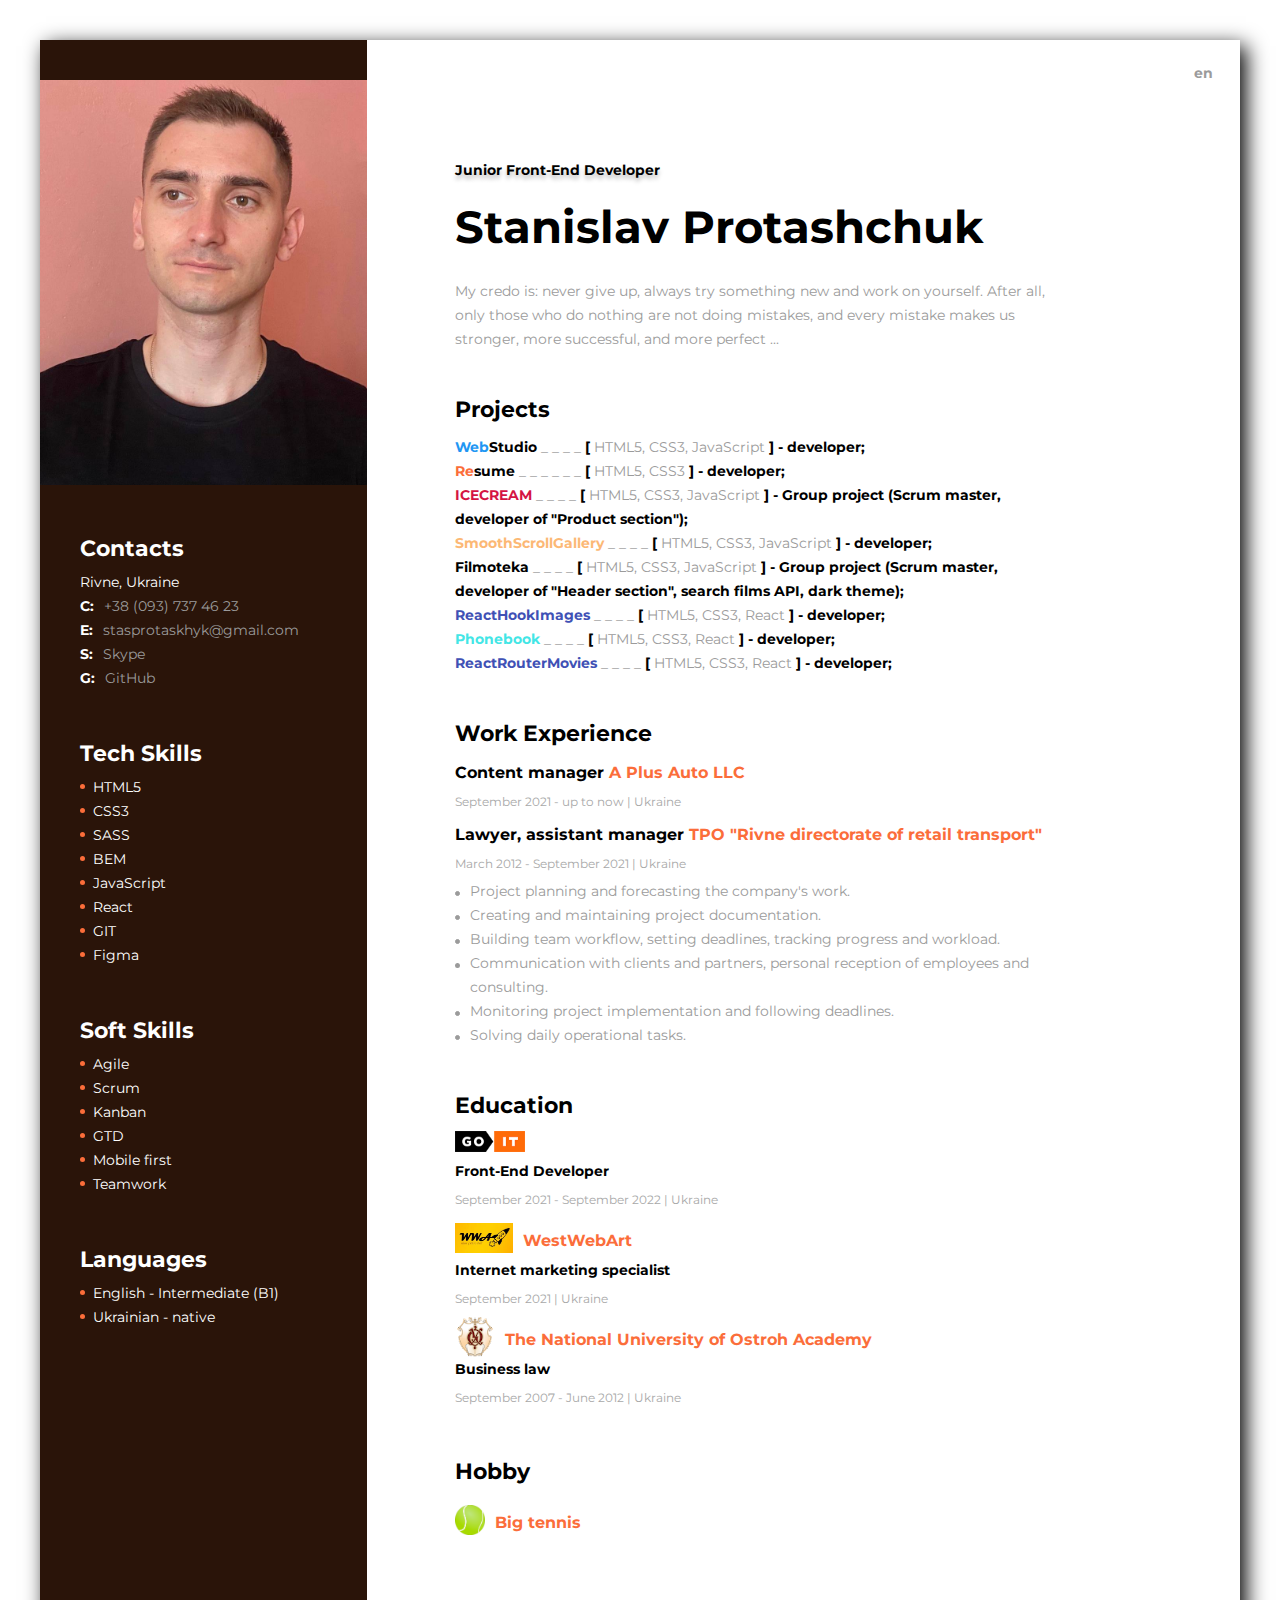
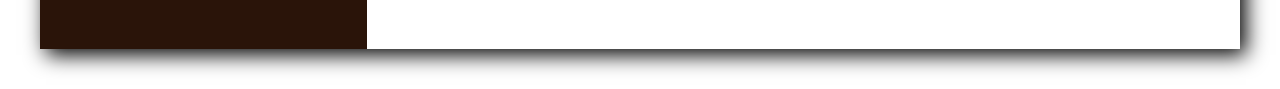
<file: index.html>
<!DOCTYPE html>
<html lang="en">
<head>
    <meta charset="UTF-8">
    <meta http-equiv="X-UA-Compatible" content="IE=edge">
    <meta name="viewport" content="width=device-width, initial-scale=1.0">
    <title>Resume Stas Protashchuk</title>
    <link rel="preconnect" href="https://fonts.googleapis.com">
    <link rel="preconnect" href="https://fonts.gstatic.com" crossorigin>
    <link href="https://fonts.googleapis.com/css2?family=Montserrat:wght@400;700&display=swap" rel="stylesheet">
    <link rel="stylesheet" href="https://cdnjs.cloudflare.com/ajax/libs/modern-normalize/1.1.0/modern-normalize.min.css">
    <link rel="stylesheet" href="./css/main.min.css">
</head>
<body>
    <!----------------------------------------------------------- about-me-section ------------------------------------------------------------->
<div class="container">
    <div class="main-container">

        <div class="lang__wrapper">
            <span>en</span>
            <div class="link__wraper">
                <a href="./uaPage.html" class="btn__ru">ua</a>
                <!-- <a href="./uaPage.html" class="btn__ua">ua</a> -->
            </div>
        </div>

<section class="section">
    
        <h2 class="about-me__title">Junior Front-End Developer</h2>
        <h1 class="about-me__title--main">Stanislav Protashchuk</h1>
        <p class="text">My credo is: never give up, always try something new and work on yourself. After all, only those who do nothing are not
        doing mistakes, and every mistake makes us stronger, more successful, and more perfect ...</p>

</section>

<!--------------------------------------------------------------- Projects -------------------------------------------------------------------->

<section class="section">
    <h2 class="section__title">Projects</h2>
    <ul>
        <li class="projects__item">
            <a class="projects__link" href="https://stanislavprotashchuk.github.io/goit-markup-hw-08/"><span class="web-studio">Web</span>Studio<span class="text"> _ _ _ _ </span>[<span class="text"> HTML5, CSS3, JavaScript </span>] - developer;</a>
        </li>
        <li class="projects__item">
            <a class="projects__link" href="https://stanislavprotashchuk.github.io/resume-front-end/"><span class="resume">Re</span>sume <span class="text">_ _ _ _ _ _ </span>[ <span class="text">HTML5, CSS3 </span>] - developer;</a>
        </li>
        <li class="projects__item">
            <a class="projects__link" href="https://oliarosiak.github.io/todo-team-project/"><span
                    class="icecream">ICECREAM </span><span class="text"> _ _ _ _ </span> [ <span class="text">HTML5, CSS3, JavaScript </span>]
                - Group project (Scrum master, developer of "Product section");</a>
        </li>
        <li class="projects__item">
            <a class="projects__link" href="https://stanislavprotashchuk.github.io/goit-js-hw-11/"><span class="smooth">SmoothScrollGallery
                </span><span class="text"> _ _ _ _ </span> [ <span class="text">HTML5, CSS3, JavaScript </span>]
                - developer;</a>
        </li>
        <li class="projects__item">
            <a class="projects__link" href="https://oliarosiak.github.io/filmoteka-project/">
                <span>Filmoteka</span>
                <span class="text"> _ _ _ _ </span> [ <span class="text">HTML5, CSS3, JavaScript </span>]
                        - Group project (Scrum master, developer of "Header section", search films API, dark theme);
            </a>
        </li>
        <li class="projects__item">
            <a class="projects__link" href="https://stanislavprotashchuk.github.io/goit-react-hw-04-hooks-images/">
                <span class="hook__images">ReactHookImages</span>
                <span class="text"> _ _ _ _ </span> [ <span class="text">HTML5, CSS3, React </span>] - developer;
            </a>
        </li>
        <li class="projects__item">
            <a class="projects__link" href="https://stanislavprotashchuk.github.io/goit-react-hw-04-hooks-phonebook/">
                <span class="phonebook">Phonebook</span>
                <span class="text"> _ _ _ _ </span> [ <span class="text">HTML5, CSS3, React </span>] - developer;
            </a>
        </li>
        <li class="projects__item">
            <a class="projects__link" href="https://stanislavprotashchuk.github.io/goit-react-hw-05-movies/">
                <span class="hook__images">ReactRouterMovies</span>
                <span class="text"> _ _ _ _ </span> [ <span class="text">HTML5, CSS3, React </span>] - developer;
            </a>
        </li>
    </ul>
</section>

<!--------------------------------------------------------------- Work -------------------------------------------------------------------------->

<section class="section">
<h2 class="section__title">Work Experience</h2>
<p class="section__sub-title">Content manager <span class="section__sub-title--orange">A Plus Auto LLC</span> </p>
<span class="date">September 2021 - up to now | Ukraine</span>

<p class="section__sub-title">Lawyer, assistant manager <span class="section__sub-title--orange">TPO "Rivne directorate of retail transport"</span> </p>
<span class="date">March 2012 - September 2021 | Ukraine</span>
<ul class="text">
    <li class="work__item">Project planning and forecasting the company's work.</li>
    <li class="work__item">Creating and maintaining project documentation.</li>
    <li class="work__item">Building team workflow, setting deadlines, tracking progress and workload.</li>
    <li class="work__item">Communication with clients and partners, personal reception of employees and consulting.</li>
    <li class="work__item">Monitoring project implementation and following deadlines.</li>
    <li class="work__item">Solving daily operational tasks.</li>

</ul>
</section>

<!-------------------------------------------------------------- Education ----------------------------------------------------------------------->

<section class="section">
    <h2 class="section__title">Education</h2>
    <a class="education__link education__link--goit" href="https://goit.ua/">
        <img class="img-goit" src="./image/goit.png">
        <!-- <h3 class="section__sub-title section__sub-title--orange">GoIT</h3> -->
    </a>
    <p class="education__description">Front-End Developer</p>
    
    <span class="date">September 2021 - September 2022 | Ukraine</span>

    <a class="education__link education__link--wwa" href="https://www.oa.edu.ua/">
            <img class="img-wwa" src="./image/wwa.jpg">
            <h3 class="section__sub-title section__sub-title--orange">WestWebArt</h3>
    </a>
    
    
    <p class="education__description">Internet marketing specialist</p>
    <span class="date">September 2021 | Ukraine</span>

        <a class="education__link education__link--nauoa" href="https://www.oa.edu.ua/">
            <img class="img-nauoa" src="./image/nauoa.png">
            <h3 class="section__sub-title section__sub-title--orange">The National University of Ostroh Academy</h3>
        </a>
        
        
        <p class="education__description">Business law</p>
        <span class="date">September 2007 - June 2012 | Ukraine</span>

</section>

<!-------------------------------------------------------------- Hobby ----------------------------------------------------------------------->

<section class="section">
    <h2 class="section__title">Hobby</h2>
    <div class="hobby">
        <img class="img-hobby" src="./image/tennis.png">
        <h3 class="section__sub-title section__sub-title--orange">Big tennis</h3>
    </div>
</section>
</div>

<!--------------------------------------------------------------- Sidebar ---------------------------------------------------------------------->

<aside class="sidebar">
    <picture class="sidebar__img">
        <!-- <source srcset="./image/mainW.webp 1x, ./image/mainW@2x.webp 2x" type="image/webp"/>
        <source srcset="./image/main.jpg 1x, ./image/main@2x 2x.jpg" type="image/jpeg" /> -->
        <img src="./image/main2.jpg" alt="employee photo"/>
    </picture>

    <ul class="sidebar__list">
        <h3 class="sidebar__title">Contacts</h3>
        <p class="sidebar__location">Rivne, Ukraine</p>
        <li class="sidebar__item">
            <span class="sidebar__item--contact">C:</span>
            <a class="sidebar__link" href="tel:+380937374623">+38 (093) 737 46 23</a>
        </li>
        <li class="sidebar__item">
            <span class="sidebar__item--contact">E:</span>
            <a class="sidebar__link" href="mailto:stasprotaskhyk@gmail.com">stasprotaskhyk@gmail.com</a>
        </li>
        <li class="sidebar__item">
            <span class="sidebar__item--contact">S:</span>
            <a class="sidebar__link" href="skype:live:.cid.34888a5e2d36c977?chat">Skype</a>
        </li>
        <li class="sidebar__item">
            <span class="sidebar__item--contact">G:</span>
            <a class="sidebar__link" href="https://github.com/StanislavProtashchuk">GitHub</a>
        </li>
    </ul>

    <ul class="sidebar__list">
        <h3 class="sidebar__title">Tech Skills</h3>
        <li class="sidebar__item--scills">HTML5</li>
        <li class="sidebar__item--scills">CSS3</li>
        <li class="sidebar__item--scills">SASS</li>
        <li class="sidebar__item--scills">BEM</li>
        <li class="sidebar__item--scills">JavaScript</li>
        <li class="sidebar__item--scills">React</li>
        <li class="sidebar__item--scills">GIT</li>
        <li class="sidebar__item--scills">Figma</li>       
    </ul>

    <ul class="sidebar__list">
        <h3 class="sidebar__title">Soft Skills</h3>
        <li class="sidebar__item--scills">Agile</li>
        <li class="sidebar__item--scills">Scrum</li>
        <li class="sidebar__item--scills">Kanban</li>
        <li class="sidebar__item--scills">GTD</li>
        <li class="sidebar__item--scills">Mobile first</li>
        <li class="sidebar__item--scills">Teamwork</li>
    </ul>

    <ul class="sidebar__list">
        <h3 class="sidebar__title">Languages</h3>
        <li class="sidebar__item--scills">English - Intermediate (B1) </li>
        <li class="sidebar__item--scills">Ukrainian - native</li>
        <!-- <li class="sidebar__item--scills">Russian - free</li> -->
    </ul>

</aside>

</div>
</body>
</html>
</file>
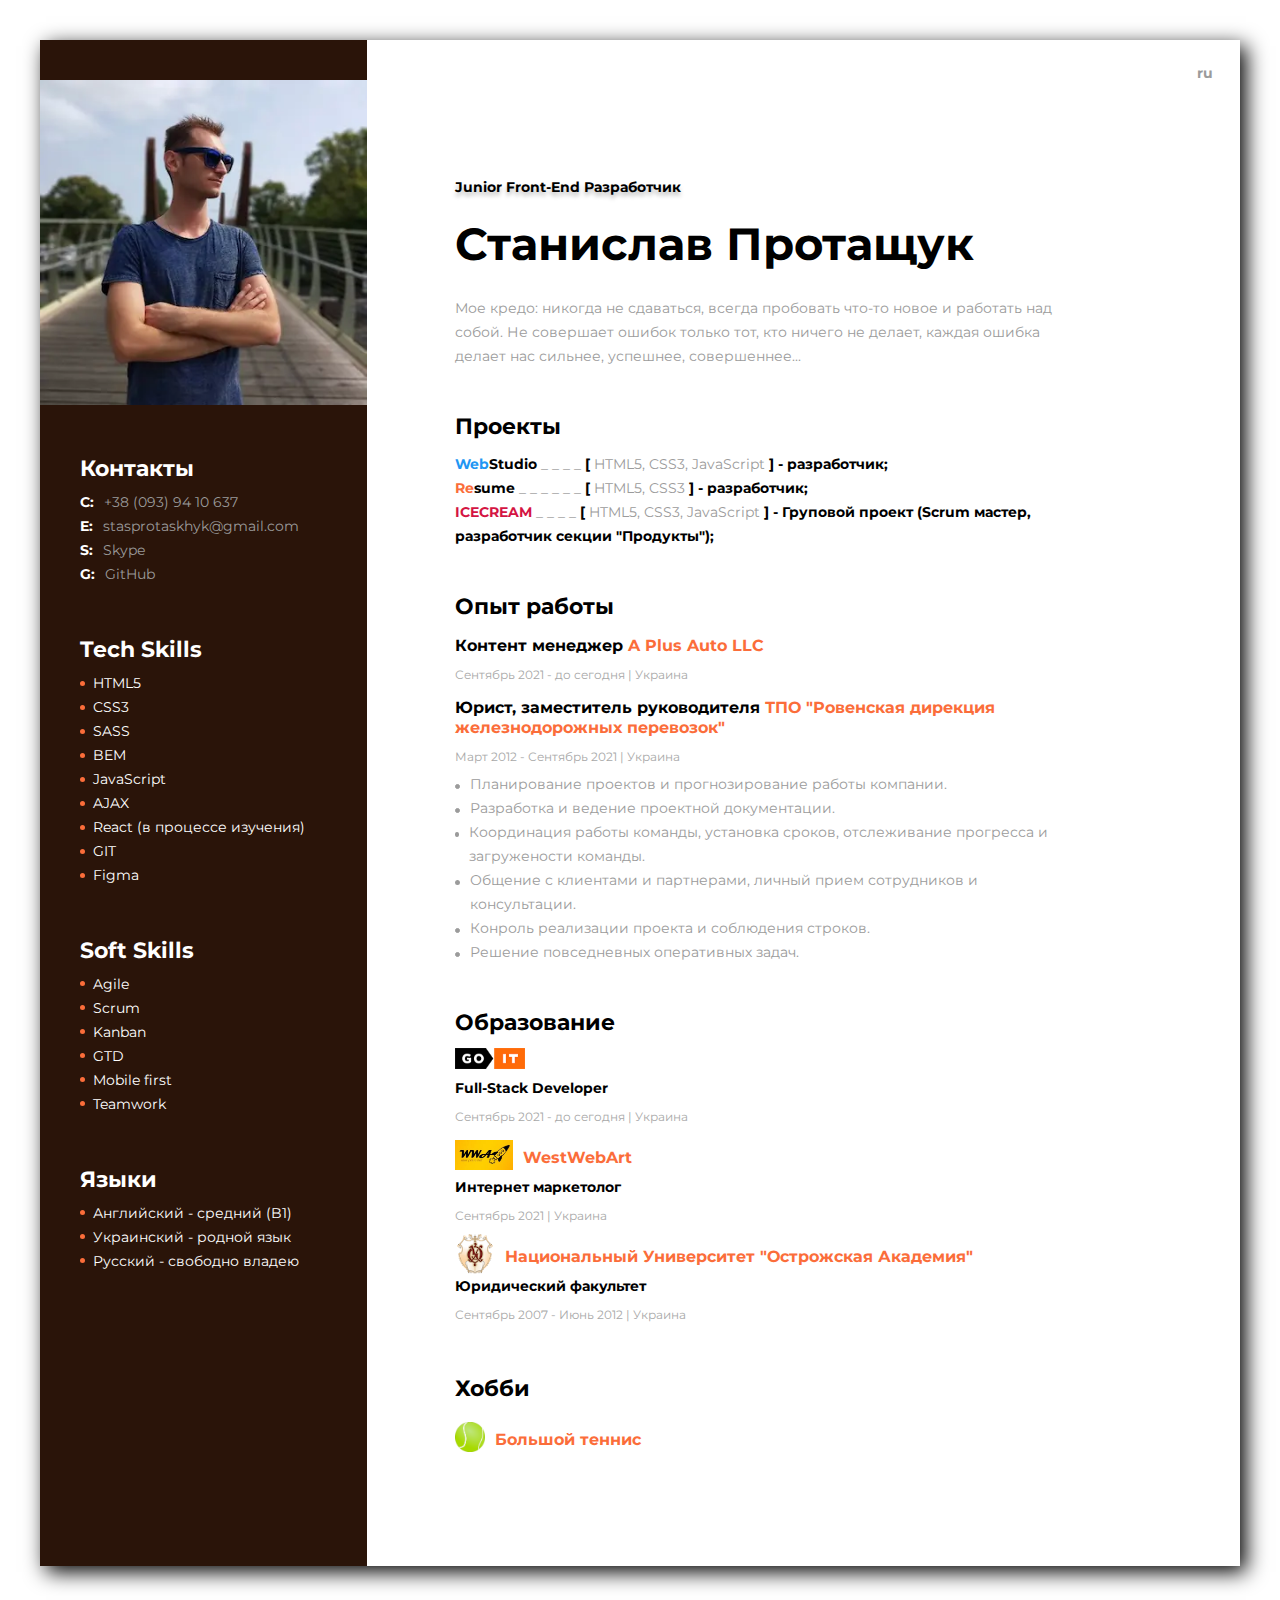
<file: ruPage.html>
<!DOCTYPE html>
<html lang="ru">

<head>
    <meta charset="UTF-8">
    <meta http-equiv="X-UA-Compatible" content="IE=edge">
    <meta name="viewport" content="width=device-width, initial-scale=1.0">
    <title>Резюме Стас Протащук</title>
    <link rel="preconnect" href="https://fonts.googleapis.com">
    <link rel="preconnect" href="https://fonts.gstatic.com" crossorigin>
    <link href="https://fonts.googleapis.com/css2?family=Montserrat:wght@400;700&display=swap" rel="stylesheet">
    <link rel="stylesheet"
        href="https://cdnjs.cloudflare.com/ajax/libs/modern-normalize/1.1.0/modern-normalize.min.css">
    <link rel="stylesheet" href="./css/main.min.css">
</head>

<body>
    <!----------------------------------------------------------- about-me-section ------------------------------------------------------------->
    <div class="container">
        <div class="main-container">

            <div class="lang__wrapper">
                <span>ru</span>
                <div class="link__wraper">
                    <a href="./uaPage.html" class="btn__ru">ua</a>
                    <a href="./index.html" class="btn__ua">en</a>
                </div>
            </div>

            <section class="section">

                <h2 class="about-me__title">Junior Front-End Разработчик</h2>
                <h1 class="about-me__title--main">Станислав Протащук</h1>
                <p class="text">Мое кредо: никогда не сдаваться, всегда пробовать что-то новое и работать над собой. Не совершает ошибок только тот, кто ничего не делает, каждая ошибка делает нас сильнее, успешнее, совершеннее...</p>

            </section>

            <!--------------------------------------------------------------- Projects -------------------------------------------------------------------->

            <section class="section">
                <h2 class="section__title">Проекты</h2>
                <ul>
                    <li class="projects__item">
                        <a class="projects__link" href="https://stanislavprotashchuk.github.io/goit-markup-hw-08/"><span
                                class="web-studio">Web</span>Studio<span class="text"> _ _ _ _ </span>[<span
                                class="text"> HTML5, CSS3, JavaScript </span>] - разработчик;</a>
                    </li>
                    <li class="projects__item">
                        <a class="projects__link" href="https://stanislavprotashchuk.github.io/resume-front-end/"><span
                                class="resume">Re</span>sume <span class="text">_ _ _ _ _ _ </span>[ <span
                                class="text">HTML5, CSS3 </span>] - разработчик;</a>
                    </li>
                    <li class="projects__item">
                        <a class="projects__link" href="https://oliarosiak.github.io/todo-team-project/"><span
                                class="icecream">ICECREAM </span><span class="text"> _ _ _ _ </span> [ <span
                                class="text">HTML5, CSS3, JavaScript </span>]
                            - Груповой проект (Scrum мастер, разработчик секции "Продукты");</a>
                    </li>
                </ul>
            </section>

            <!--------------------------------------------------------------- Work -------------------------------------------------------------------------->

            <section class="section">
                <h2 class="section__title">Опыт работы</h2>
                <p class="section__sub-title">Контент менеджер <span class="section__sub-title--orange">A Plus Auto
                        LLC</span> </p>
                <span class="date">Сентябрь 2021 - до сегодня | Украина</span>

                <p class="section__sub-title">Юрист, заместитель руководителя <span class="section__sub-title--orange">ТПО
                        "Ровенская дирекция железнодорожных перевозок"</span> </p>
                <span class="date">Март 2012 - Сентябрь 2021 | Украина</span>
                <ul class="text">
                    <li class="work__item">Планирование проектов и прогнозирование работы компании.</li>
                    <li class="work__item">Разработка и ведение проектной документации.</li>
                    <li class="work__item">Координация работы команды, установка сроков, отслеживание прогресса и загружености команды.
                    </li>
                    <li class="work__item">Общение с клиентами и партнерами, личный прием сотрудников и консультации.</li>
                    <li class="work__item">Конроль реализации проекта и соблюдения строков.</li>
                    <li class="work__item">Решение повседневных оперативных задач.</li>

                </ul>
            </section>

            <!-------------------------------------------------------------- Education ----------------------------------------------------------------------->

            <section class="section">
                <h2 class="section__title">Образование</h2>
                <a class="education__link education__link--goit" href="https://goit.ua/">
                    <img class="img-goit" src="./image/goit.png">
                    <!-- <h3 class="section__sub-title section__sub-title--orange">GoIT</h3> -->
                </a>
                <p class="education__description">Full-Stack Developer</p>

                <span class="date">Сентябрь 2021 - до сегодня | Украина</span>

                <a class="education__link education__link--wwa" href="https://www.oa.edu.ua/">
                    <img class="img-wwa" src="./image/wwa.jpg">
                    <h3 class="section__sub-title section__sub-title--orange">WestWebArt</h3>
                </a>


                <p class="education__description">Интернет маркетолог</p>
                <span class="date">Сентябрь 2021 | Украина</span>

                <a class="education__link education__link--nauoa" href="https://www.oa.edu.ua/">
                    <img class="img-nauoa" src="./image/nauoa.png">
                    <h3 class="section__sub-title section__sub-title--orange">Национальный Университет "Острожская Академия"
                    </h3>
                </a>


                <p class="education__description">Юридический факультет</p>
                <span class="date">Сентябрь 2007 - Июнь 2012 | Украина</span>

            </section>

        <!-------------------------------------------------------------- Hobby ----------------------------------------------------------------------->
        
        <section class="section">
            <h2 class="section__title">Хобби</h2>
            <div class="hobby">
                <img class="img-hobby" src="./image/tennis.png">
                <h3 class="section__sub-title section__sub-title--orange">Большой теннис</h3>
            </div>
        </section>
        </div>

        <!--------------------------------------------------------------- Sidebar ---------------------------------------------------------------------->

        <aside class="sidebar">
            <picture class="sidebar__img">
                <source srcset="./image/mainW.webp 1x, ./image/mainW@2x.webp 2x" type="image/webp" />
                <source srcset="./image/main.jpg 1x, ./image/main@2x 2x.jpg" type="image/jpeg" />
                <img src="./image/main.jpg" alt="employee photo" />
            </picture>

            <ul class="sidebar__list">
                <h3 class="sidebar__title">Контакты</h3>
                <li class="sidebar__item">
                    <span class="sidebar__item--contact">C:</span>
                    <a class="sidebar__link" href="tel:+380939410637">+38 (093) 94 10 637</a>
                </li>
                <li class="sidebar__item">
                    <span class="sidebar__item--contact">E:</span>
                    <a class="sidebar__link" href="mailto:stasprotaskhyk@gmail.com">stasprotaskhyk@gmail.com</a>
                </li>
                <li class="sidebar__item">
                    <span class="sidebar__item--contact">S:</span>
                    <a class="sidebar__link" href="skype:live:.cid.34888a5e2d36c977?chat">Skype</a>
                </li>
                <li class="sidebar__item">
                    <span class="sidebar__item--contact">G:</span>
                    <a class="sidebar__link" href="https://github.com/StanislavProtashchuk">GitHub</a>
                </li>
            </ul>

            <ul class="sidebar__list">
                <h3 class="sidebar__title">Tech Skills</h3>
        <li class="sidebar__item--scills">HTML5</li>
        <li class="sidebar__item--scills">CSS3</li>
        <li class="sidebar__item--scills">SASS</li>
        <li class="sidebar__item--scills">BEM</li>
        <li class="sidebar__item--scills">JavaScript</li>
        <li class="sidebar__item--scills">AJAX</li>
        <li class="sidebar__item--scills">React (в процессе изучения)</li>
        <li class="sidebar__item--scills">GIT</li>
        <li class="sidebar__item--scills">Figma</li>
            </ul>

        <ul class="sidebar__list">
        <h3 class="sidebar__title">Soft Skills</h3>
        <li class="sidebar__item--scills">Agile</li>
        <li class="sidebar__item--scills">Scrum</li>
        <li class="sidebar__item--scills">Kanban</li>
        <li class="sidebar__item--scills">GTD</li>
        <li class="sidebar__item--scills">Mobile first</li>
        <li class="sidebar__item--scills">Teamwork</li>
        </ul>

        <ul class="sidebar__list">
            <h3 class="sidebar__title">Языки</h3>
            <li class="sidebar__item--scills">Английский - средний (B1) </li>
            <li class="sidebar__item--scills">Украинский - родной язык</li>
            <li class="sidebar__item--scills">Русский - свободно владею</li>
        </ul>

        </aside>

    </div>
</body>

</html>
</file>
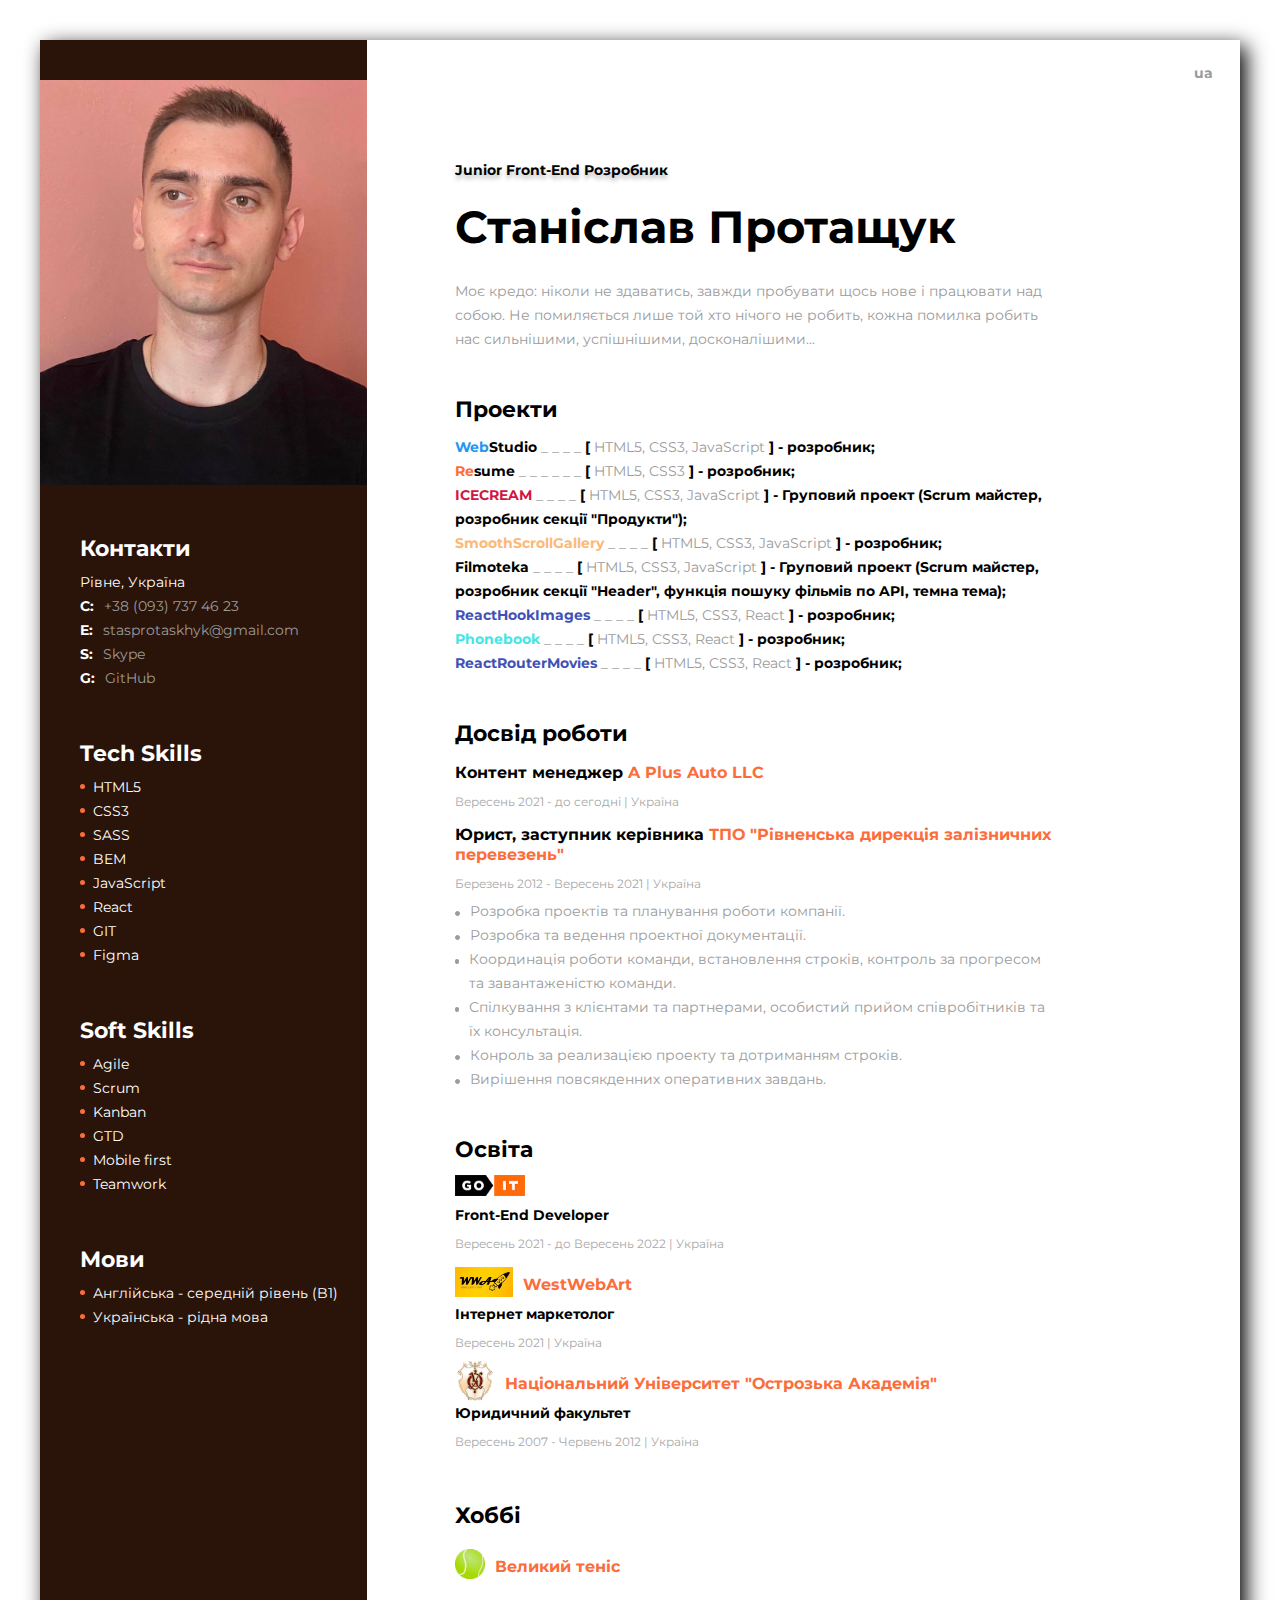
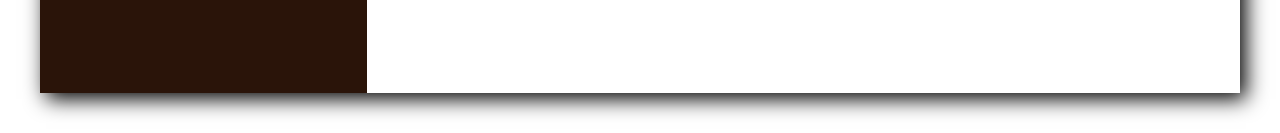
<file: uaPage.html>
<!DOCTYPE html>
<html lang="ru">

<head>
    <meta charset="UTF-8">
    <meta http-equiv="X-UA-Compatible" content="IE=edge">
    <meta name="viewport" content="width=device-width, initial-scale=1.0">
    <title>Резюме Стас Протащук</title>
    <link rel="preconnect" href="https://fonts.googleapis.com">
    <link rel="preconnect" href="https://fonts.gstatic.com" crossorigin>
    <link href="https://fonts.googleapis.com/css2?family=Montserrat:wght@400;700&display=swap" rel="stylesheet">
    <link rel="stylesheet"
        href="https://cdnjs.cloudflare.com/ajax/libs/modern-normalize/1.1.0/modern-normalize.min.css">
    <link rel="stylesheet" href="./css/main.min.css">
</head>

<body>
    <!----------------------------------------------------------- about-me-section ------------------------------------------------------------->
    <div class="container">
        <div class="main-container">

            <div class="lang__wrapper">
                <span>ua</span>
                <div class="link__wraper">
                    <a href="./index.html" class="btn__ru">en</a>
                    <!-- <a href="./index.html" class="btn__ua">en</a> -->
                </div>
            </div>

            <section class="section">

                <h2 class="about-me__title">Junior Front-End Розробник</h2>
                <h1 class="about-me__title--main">Станіслав Протащук</h1>
                <p class="text">Моє кредо: ніколи не здаватись, завжди пробувати щось нове і працювати над собою. Не
                    помиляється лише той хто нічого не робить, кожна помилка робить нас сильнішими, успішнішими,
                    досконалішими...</p>

            </section>

            <!--------------------------------------------------------------- Projects -------------------------------------------------------------------->

            <section class="section">
                <h2 class="section__title">Проекти</h2>
                <ul>
                    <li class="projects__item">
                        <a class="projects__link" href="https://stanislavprotashchuk.github.io/goit-markup-hw-08/"><span
                                class="web-studio">Web</span>Studio<span class="text"> _ _ _ _ </span>[<span
                                class="text"> HTML5, CSS3, JavaScript </span>] - розробник;</a>
                    </li>
                    <li class="projects__item">
                        <a class="projects__link" href="https://stanislavprotashchuk.github.io/resume-front-end/"><span
                                class="resume">Re</span>sume <span class="text">_ _ _ _ _ _ </span>[ <span
                                class="text">HTML5, CSS3 </span>] - розробник;</a>
                    </li>
                    <li class="projects__item">
                        <a class="projects__link" href="https://oliarosiak.github.io/todo-team-project/"><span
                                class="icecream">ICECREAM </span><span class="text"> _ _ _ _ </span> [ <span
                                class="text">HTML5, CSS3, JavaScript </span>]
                            - Груповий проект (Scrum майстер, розробник секції "Продукти");</a>
                    </li>
                    <li class="projects__item">
                        <a class="projects__link" href="https://stanislavprotashchuk.github.io/goit-js-hw-11/"><span
                                class="smooth">SmoothScrollGallery
                            </span><span class="text"> _ _ _ _ </span> [ <span class="text">HTML5, CSS3, JavaScript </span>]
                            - розробник;</a>
                    </li>
                    <li class="projects__item">
                        <a class="projects__link" href="https://oliarosiak.github.io/filmoteka-project/">
                            <span>Filmoteka</span>
                            <span class="text"> _ _ _ _ </span> [ <span class="text">HTML5, CSS3, JavaScript </span>]
                            - Груповий проект (Scrum майстер, розробник секції "Header", функція пошуку фільмів по API, темна тема);
                        </a>
                    </li>
                    <li class="projects__item">
                        <a class="projects__link" href="https://stanislavprotashchuk.github.io/goit-react-hw-04-hooks-images/">
                            <span class="hook__images">ReactHookImages</span>
                            <span class="text"> _ _ _ _ </span> [ <span class="text">HTML5, CSS3, React </span>] - розробник;
                        </a>
                    </li>
                    <li class="projects__item">
                        <a class="projects__link" href="https://stanislavprotashchuk.github.io/goit-react-hw-04-hooks-phonebook/">
                            <span class="phonebook">Phonebook</span>
                            <span class="text"> _ _ _ _ </span> [ <span class="text">HTML5, CSS3, React </span>] - розробник;
                        </a>
                    </li>
                    <li class="projects__item">
                        <a class="projects__link" href="https://stanislavprotashchuk.github.io/goit-react-hw-05-movies/">
                            <span class="hook__images">ReactRouterMovies</span>
                            <span class="text"> _ _ _ _ </span> [ <span class="text">HTML5, CSS3, React </span>] - розробник;
                        </a>
                    </li>
                </ul>
            </section>

            <!--------------------------------------------------------------- Work -------------------------------------------------------------------------->

            <section class="section">
                <h2 class="section__title">Досвід роботи</h2>
                <p class="section__sub-title">Контент менеджер <span class="section__sub-title--orange">A Plus Auto
                        LLC</span> </p>
                <span class="date">Вересень 2021 - до сегодні | Україна</span>

                <p class="section__sub-title">Юрист, заступник керівника <span
                        class="section__sub-title--orange">ТПО
                        "Рівненська дирекція залізничних перевезень"</span> </p>
                <span class="date">Березень 2012 - Вересень 2021 | Україна</span>
                <ul class="text">
                    <li class="work__item">Розробка проектів та планування роботи компанії.</li>
                    <li class="work__item">Розробка та ведення проектної документації.</li>
                    <li class="work__item">Координація роботи команди, встановлення строків, контроль за прогресом та 
                        завантаженістю команди.
                    </li>
                    <li class="work__item">Спілкування з клієнтами та партнерами, особистий прийом співробітників та їх консультація.
                    </li>
                    <li class="work__item">Конроль за реализацією проекту та дотриманням строків.</li>
                    <li class="work__item">Вирішення повсякденних оперативних завдань.</li>

                </ul>
            </section>

            <!-------------------------------------------------------------- Education ----------------------------------------------------------------------->

            <section class="section">
                <h2 class="section__title">Освіта</h2>
                <a class="education__link education__link--goit" href="https://goit.ua/">
                    <img class="img-goit" src="./image/goit.png">
                    <!-- <h3 class="section__sub-title section__sub-title--orange">GoIT</h3> -->
                </a>
                <p class="education__description">Front-End Developer</p>

                <span class="date">Вересень 2021 - до Вересень 2022 | Україна</span>

                <a class="education__link education__link--wwa" href="https://www.oa.edu.ua/">
                    <img class="img-wwa" src="./image/wwa.jpg">
                    <h3 class="section__sub-title section__sub-title--orange">WestWebArt</h3>
                </a>


                <p class="education__description">Інтернет маркетолог</p>
                <span class="date">Вересень 2021 | Україна</span>

                <a class="education__link education__link--nauoa" href="https://www.oa.edu.ua/">
                    <img class="img-nauoa" src="./image/nauoa.png">
                    <h3 class="section__sub-title section__sub-title--orange">Національний Університет "Острозька
                        Академія"
                    </h3>
                </a>


                <p class="education__description">Юридичний факультет</p>
                <span class="date">Вересень 2007 - Червень 2012 | Україна</span>

            </section>

        <!-------------------------------------------------------------- Hobby ----------------------------------------------------------------------->
        
        <section class="section">
            <h2 class="section__title">Хоббі</h2>
            <div class="hobby">
                <img class="img-hobby" src="./image/tennis.png">
                <h3 class="section__sub-title section__sub-title--orange">Великий теніс</h3>
            </div>
        </section>
        </div>

        <!--------------------------------------------------------------- Sidebar ---------------------------------------------------------------------->

        <aside class="sidebar">
            <picture class="sidebar__img">
                <!-- <source srcset="./image/mainW.webp 1x, ./image/mainW@2x.webp 2x" type="image/webp" />
                <source srcset="./image/main.jpg 1x, ./image/main@2x 2x.jpg" type="image/jpeg" /> -->
                <img src="./image/main2.jpg" alt="employee photo" />
            </picture>

            <ul class="sidebar__list">
                <h3 class="sidebar__title">Контакти</h3>
                <p class="sidebar__location">Рівне, Україна</p>
                <li class="sidebar__item">
                    <span class="sidebar__item--contact">C:</span>
                    <a class="sidebar__link" href="tel:+380937374623">+38 (093) 737 46 23</a>
                </li>
                <li class="sidebar__item">
                    <span class="sidebar__item--contact">E:</span>
                    <a class="sidebar__link" href="mailto:stasprotaskhyk@gmail.com">stasprotaskhyk@gmail.com</a>
                </li>
                <li class="sidebar__item">
                    <span class="sidebar__item--contact">S:</span>
                    <a class="sidebar__link" href="skype:live:.cid.34888a5e2d36c977?chat">Skype</a>
                </li>
                <li class="sidebar__item">
                    <span class="sidebar__item--contact">G:</span>
                    <a class="sidebar__link" href="https://github.com/StanislavProtashchuk">GitHub</a>
                </li>
            </ul>

            <ul class="sidebar__list">
                <h3 class="sidebar__title">Tech Skills</h3>
        <li class="sidebar__item--scills">HTML5</li>
        <li class="sidebar__item--scills">CSS3</li>
        <li class="sidebar__item--scills">SASS</li>
        <li class="sidebar__item--scills">BEM</li>
        <li class="sidebar__item--scills">JavaScript</li>
        <li class="sidebar__item--scills">React</li>
        <li class="sidebar__item--scills">GIT</li>
        <li class="sidebar__item--scills">Figma</li>
            </ul>

        <ul class="sidebar__list">
        <h3 class="sidebar__title">Soft Skills</h3>
        <li class="sidebar__item--scills">Agile</li>
        <li class="sidebar__item--scills">Scrum</li>
        <li class="sidebar__item--scills">Kanban</li>
        <li class="sidebar__item--scills">GTD</li>
        <li class="sidebar__item--scills">Mobile first</li>
        <li class="sidebar__item--scills">Teamwork</li>
        </ul>

        <ul class="sidebar__list">
            <h3 class="sidebar__title">Мови</h3>
            <li class="sidebar__item--scills">Англійська - середній рівень (B1) </li>
            <li class="sidebar__item--scills">Українська - рідна мова</li>
            <!-- <li class="sidebar__item--scills">Російська - вільне володіння</li> -->
        </ul>

        </aside>

    </div>
</body>

</html>
</file>
<file: css/main.min.css>
body{font-family:'montserrat', sans-serif}.section__title{font-weight:700;font-size:22px;line-height:1.22727;margin-bottom:12px}.section__sub-title{font-weight:700;font-size:16px;line-height:1.25;margin-top:16px;margin-bottom:11px}.section__sub-title--orange{color:#fb6d3a}.text{font-weight:400;font-size:14px;line-height:1.71429;color:#9b9b9b}.date{display:block;font-weight:400;font-size:12px;line-height:1.25;color:#a8a8a8;margin-bottom:8px}h1,h2,h3,p,ul,li{margin:0px;padding:0px}a{display:block;text-decoration:none;font-style:normal}ul{list-style:none}li{list-style:none}img{display:block;max-width:100%;height:auto}.container{max-width:1200px;margin:40px auto;box-shadow:6px 6px 20px;display:flex;flex-direction:row-reverse}.main-container{position:relative;overflow:hidden;width:100%;margin:0 auto;padding:105px 88px}.section{max-width:600px;padding-bottom:45px}.section:last-child{padding-bottom:0}.web-studio{color:#2196f3}.resume{color:#fb6d3a}.icecream{color:#d41443}.smooth{color:#fcb875}.hook__images{color:#3f51b5}.phonebook{color:#43e6e6}.lang__wrapper{position:relative;display:flex;justify-content:flex-end;top:-80px;left:80px;color:#9b9b9b;font-weight:700;font-size:14px;line-height:1.21429}.lang__wrapper:hover{color:#fb6d3a}.btn__wrapper{position:relative}.btn__ru{position:relative;top:0px;left:50px;color:#9b9b9b;font-weight:700;font-size:14px;line-height:1.21429}.btn__ru:hover{color:#fb6d3a}.btn__ua{position:relative;top:-17px;left:50px;color:#9b9b9b;font-weight:700;font-size:14px;line-height:1.21429}.btn__ua:hover{color:#fb6d3a}.link__wrapper{position:absolute;top:100%}.lang__wrapper:hover .btn__ru{transform:translateX(-90px)}.lang__wrapper:hover .btn__ua{transform:translateX(-114px)}.about-me__title{color:#000;text-shadow:0px 4px 4px rgba(0,0,0,0.25);font-weight:700;font-size:14px;line-height:1.21429}.about-me__title--main{color:#000;margin-top:20px;margin-bottom:25px;font-weight:700;font-size:45px;line-height:1.22222}.projects__link{font-weight:700;font-size:14px;line-height:1.71429;color:#000}.projects__link:hover,.projects__link:focus{color:#fb6d3a}.projects__link:hover .resume{color:#000}.work__item{display:flex;align-items:baseline}.work__item::before{display:block;content:'';width:5px;height:5px;background-color:#9b9b9b;border:1px solid #9b9b9b;border-radius:50%;margin-right:10px}.education__description{font-weight:700;font-size:14px;line-height:1.21429;color:#000;margin-bottom:12px}.education__link:hover .img-goit{box-shadow:0px 4px 4px}.education__link:focus .img-goit{box-shadow:0px 4px 4px}.education__link--goit{max-width:70px}.img-goit{width:100%;margin-bottom:11px}.education__link--nauoa{display:flex;align-items:center}.img-nauoa{margin-right:10px;height:40px}.education__link:hover .img-nauoa{box-shadow:0px 4px 4px}.education__link:focus .img-nauoa{box-shadow:0px 4px 4px}.education__link--wwa{display:flex;align-items:center}.img-wwa{margin-right:10px;height:30px}.education__link:hover .img-wwa{box-shadow:0px 4px 4px}.education__link:focus .img-wwa{box-shadow:0px 4px 4px}.education__link:hover .section__sub-title--orange{box-shadow:0px 4px 4px}.education__link:focus .section__sub-title--orange{box-shadow:0px 4px 4px}.hobby{display:flex;align-items:center}.img-hobby{margin-right:10px;height:30px}.sidebar{width:480px;background-color:#2a1409}.sidebar__img{display:block;margin-top:40px}.sidebar__list{margin-left:40px;margin-top:50px}.sidebar__location{font-weight:400;font-size:14px;line-height:1.71429;color:#fff}.sidebar__item{display:flex;align-items:baseline}.sidebar__item--contact{font-weight:700;font-size:14px;line-height:1.71429;color:#fff}.sidebar__link{font-weight:400;font-size:14px;line-height:1.71429;margin-left:10px;color:#9b9b9b}.sidebar__link:hover,.sidebar__link:focus{color:#fff}.sidebar__title{font-weight:700;font-size:22px;line-height:1.22727;color:#fff;margin-bottom:8px}.sidebar__item--scills{display:flex;align-items:center;font-weight:400;font-size:14px;line-height:1.71429;color:#fff}.sidebar__item--scills::before{content:'';display:block;margin-right:8px;width:5px;height:5px;background-color:#fb6d3a;border-radius:50%}
/*# sourceMappingURL=main.min.css.map */
</file>
